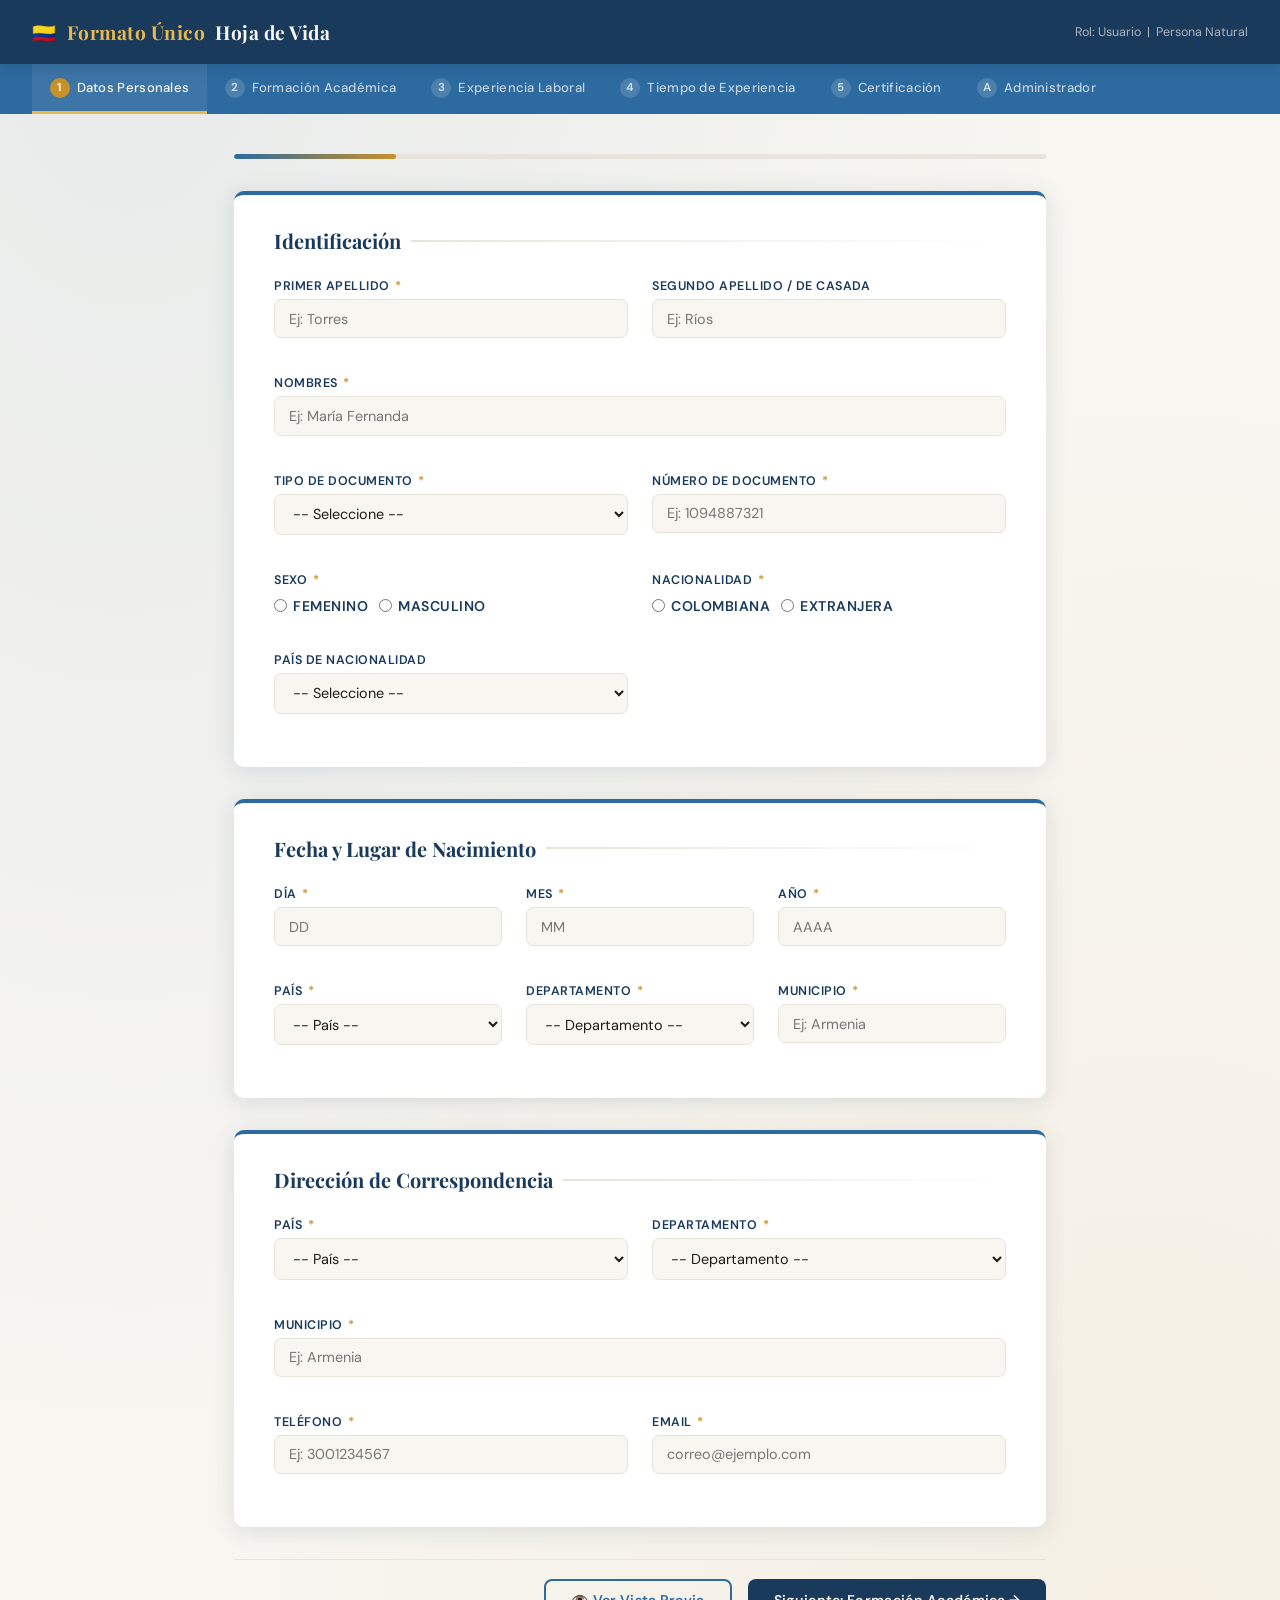
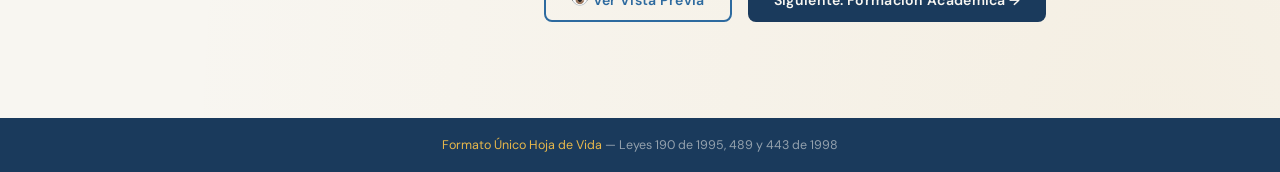
<file: index.html>
<!DOCTYPE html>
<html lang="es">
<head>
  <meta charset="UTF-8" />
  <meta name="viewport" content="width=device-width, initial-scale=1.0" />
  <title>Hoja de Vida – Datos Personales</title>
  <link rel="stylesheet" href="css/style.css" />
</head>
<body>

<header>
  <div class="logo">🇨🇴 <span>Formato Único</span> Hoja de Vida</div>
  <div class="header-info">Rol: Usuario &nbsp;|&nbsp; Persona Natural</div>
</header>

<nav>
  <ul>
    <li><a href="index.html" class="activo"><span class="num">1</span> Datos Personales</a></li>
    <li><a href="formacion.html"><span class="num">2</span> Formación Académica</a></li>
    <li><a href="experiencia.html"><span class="num">3</span> Experiencia Laboral</a></li>
    <li><a href="tiempo.html"><span class="num">4</span> Tiempo de Experiencia</a></li>
    <li><a href="certificacion.html"><span class="num">5</span> Certificación</a></li>
    <li><a href="admin.html"><span class="num">A</span> Administrador</a></li>
  </ul>
</nav>

<main>
  <div class="progress-bar"><div class="progress-fill" style="width:20%"></div></div>

  <div id="alerta-global" class="alerta"><span></span></div>

  <!-- SECCIÓN 1: Identificación -->
  <section class="card">
    <h2 class="section-title"> Identificación</h2>
    <div class="form-grid">

      <div class="form-group">
        <label>Primer Apellido <span class="req">*</span></label>
        <input type="text" id="primerApellido" placeholder="Ej: Torres" />
        <span class="msg-error" id="err-primerApellido"></span>
      </div>

      <div class="form-group">
        <label>Segundo Apellido / De Casada</label>
        <input type="text" id="segundoApellido" placeholder="Ej: Ríos" />
        <span class="msg-error" id="err-segundoApellido"></span>
      </div>

      <div class="form-group span-2">
        <label>Nombres <span class="req">*</span></label>
        <input type="text" id="nombres" placeholder="Ej: María Fernanda" />
        <span class="msg-error" id="err-nombres"></span>
      </div>

      <div class="form-group">
        <label>Tipo de Documento <span class="req">*</span></label>
        <select id="tipoDoc">
          <option value="">-- Seleccione --</option>
          <option value="CC">Cédula de Ciudadanía (C.C)</option>
          <option value="CE">Cédula de Extranjería (C.E)</option>
          <option value="PAS">Pasaporte (PAS)</option>
        </select>
        <span class="msg-error" id="err-tipoDoc"></span>
      </div>

      <div class="form-group">
        <label>Número de Documento <span class="req">*</span></label>
        <input type="text" id="numDoc" placeholder="Ej: 1094887321" maxlength="12" />
        <span class="msg-error" id="err-numDoc"></span>
      </div>

      <div class="form-group">
        <label>Sexo <span class="req">*</span></label>
        <div class="radio-group" id="sexo">
          <label class="radio-btn"><input type="radio" name="sexo" value="F" /> Femenino</label>
          <label class="radio-btn"><input type="radio" name="sexo" value="M" /> Masculino</label>
        </div>
        <span class="msg-error" id="err-sexo"></span>
      </div>

      <div class="form-group">
        <label>Nacionalidad <span class="req">*</span></label>
        <div class="radio-group">
          <label class="radio-btn"><input type="radio" name="nac" value="COL" /> Colombiana</label>
          <label class="radio-btn"><input type="radio" name="nac" value="EXT" /> Extranjera</label>
        </div>
        <span class="msg-error" id="err-nac"></span>
      </div>

      <div class="form-group">
        <label>País de Nacionalidad</label>
        <select id="paisNac">
          <option value="">-- Seleccione --</option>
        </select>
        <span class="msg-error" id="err-paisNac"></span>
      </div>

    </div>
  </section>

  <!-- SECCIÓN 2: Libreta Militar -->
  <section class="card" id="sec-libreta" style="display:none">
    <h2 class="section-title"> Libreta Militar</h2>
    <div class="form-grid">
      <div class="form-group">
        <label>Clase <span class="req">*</span></label>
        <div class="radio-group" id="claseLibreta">
          <label class="radio-btn"><input type="radio" name="claseLib" value="1" /> Primera Clase</label>
          <label class="radio-btn"><input type="radio" name="claseLib" value="2" /> Segunda Clase</label>
        </div>
        <span class="msg-error" id="err-claseLibreta"></span>
      </div>

      <div class="form-group">
        <label>Número de Libreta <span class="req">*</span></label>
        <input type="text" id="numLibreta" placeholder="Ej: 123456789" maxlength="15" />
        <span class="msg-error" id="err-numLibreta"></span>
      </div>

      <div class="form-group">
        <label>Distrito Militar <span class="req">*</span></label>
        <select id="distritoMilitar"></select>
        <span class="msg-error" id="err-distritoMilitar"></span>
      </div>
    </div>
  </section>

  <!-- SECCIÓN 3: Nacimiento -->
  <section class="card">
    <h2 class="section-title"> Fecha y Lugar de Nacimiento</h2>
    <div class="form-grid cols-3">
      <div class="form-group">
        <label>Día <span class="req">*</span></label>
        <input type="number" id="nacDia" placeholder="DD" min="1" max="31" />
        <span class="msg-error" id="err-nacDia"></span>
      </div>
      <div class="form-group">
        <label>Mes <span class="req">*</span></label>
        <input type="number" id="nacMes" placeholder="MM" min="1" max="12" />
        <span class="msg-error" id="err-nacMes"></span>
      </div>
      <div class="form-group">
        <label>Año <span class="req">*</span></label>
        <input type="number" id="nacAnio" placeholder="AAAA" min="1900" max="2010" />
        <span class="msg-error" id="err-nacAnio"></span>
      </div>
      <div class="form-group">
        <label>País <span class="req">*</span></label>
        <select id="nacPais"></select>
        <span class="msg-error" id="err-nacPais"></span>
      </div>
      <div class="form-group">
        <label>Departamento <span class="req">*</span></label>
        <select id="nacDepto"></select>
        <span class="msg-error" id="err-nacDepto"></span>
      </div>
      <div class="form-group">
        <label>Municipio <span class="req">*</span></label>
        <input type="text" id="nacMunicipio" placeholder="Ej: Armenia" />
        <span class="msg-error" id="err-nacMunicipio"></span>
      </div>
    </div>
  </section>

  <!-- SECCIÓN 4: Dirección de Correspondencia -->
  <section class="card">
    <h2 class="section-title"> Dirección de Correspondencia</h2>
    <div class="form-grid">
      <div class="form-group">
        <label>País <span class="req">*</span></label>
        <select id="corrPais"></select>
        <span class="msg-error" id="err-corrPais"></span>
      </div>
      <div class="form-group">
        <label>Departamento <span class="req">*</span></label>
        <select id="corrDepto"></select>
        <span class="msg-error" id="err-corrDepto"></span>
      </div>
      <div class="form-group span-2">
        <label>Municipio <span class="req">*</span></label>
        <input type="text" id="corrMunicipio" placeholder="Ej: Armenia" />
        <span class="msg-error" id="err-corrMunicipio"></span>
      </div>
      <div class="form-group">
        <label>Teléfono <span class="req">*</span></label>
        <input type="text" id="telefono" placeholder="Ej: 3001234567" maxlength="10" />
        <span class="msg-error" id="err-telefono"></span>
      </div>
      <div class="form-group">
        <label>Email <span class="req">*</span></label>
        <input type="text" id="email" placeholder="correo@ejemplo.com" />
        <span class="msg-error" id="err-email"></span>
      </div>
    </div>
  </section>

  <!-- VISTA PREVIA -->
  <div id="preview" class="preview-panel">
    <h3>👁️ Vista Previa — Datos Personales</h3>
    <div id="preview-contenido" class="preview-grid"></div>
  </div>

  <!-- ACCIONES -->
  <div class="acciones">
    <button class="btn btn-secondary" onclick="verPrevia()">👁️ Ver Vista Previa</button>
    <button class="btn btn-primary" onclick="guardarYSiguiente()">Siguiente: Formación Académica →</button>
  </div>

</main>

<footer>
  <span>Formato Único Hoja de Vida</span> — Leyes 190 de 1995, 489 y 443 de 1998
</footer>

<script src="js/datos.js"></script>
<script src="js/personales.js"></script>
</body>
</html>
</file>
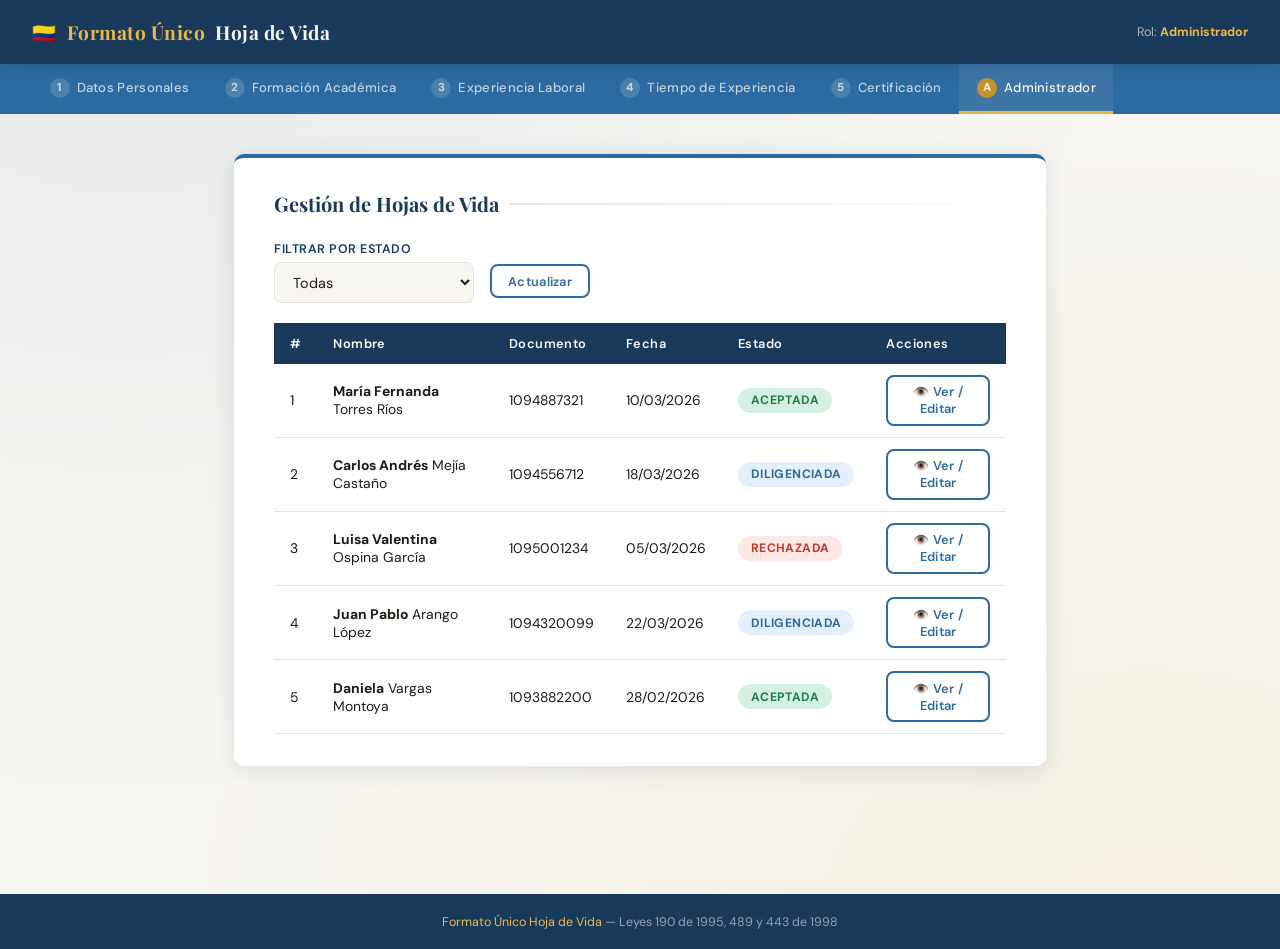
<file: admin.html>
<!DOCTYPE html>
<html lang="es">
<head>
  <meta charset="UTF-8" />
  <meta name="viewport" content="width=device-width, initial-scale=1.0" />
  <title>Hoja de Vida – Administrador</title>
  <link rel="stylesheet" href="css/style.css" />
</head>
<body>

<header>
  <div class="logo">🇨🇴 <span>Formato Único</span> Hoja de Vida</div>
  <div class="header-info">Rol: <strong style="color:var(--dorado-claro)">Administrador</strong></div>
</header>

<nav>
  <ul>
    <li><a href="index.html"><span class="num">1</span> Datos Personales</a></li>
    <li><a href="formacion.html"><span class="num">2</span> Formación Académica</a></li>
    <li><a href="experiencia.html"><span class="num">3</span> Experiencia Laboral</a></li>
    <li><a href="tiempo.html"><span class="num">4</span> Tiempo de Experiencia</a></li>
    <li><a href="certificacion.html"><span class="num">5</span> Certificación</a></li>
    <li><a href="admin.html" class="activo"><span class="num">A</span> Administrador</a></li>
  </ul>
</nav>

<main>
  <div id="alerta-global" class="alerta"><span></span></div>

  <!-- Panel: Lista de HV -->
  <section class="card" id="panel-lista">
    <h2 class="section-title"> Gestión de Hojas de Vida</h2>

    <div style="display:flex;gap:1rem;align-items:center;flex-wrap:wrap;margin-bottom:1.2rem">
      <div class="form-group" style="min-width:200px;margin:0">
        <label>Filtrar por estado</label>
        <select id="filtroEstado" onchange="filtrarHV()">
          <option value="">Todas</option>
          <option value="diligenciada">Diligenciada</option>
          <option value="aceptada">Aceptada</option>
          <option value="rechazada">Rechazada</option>
        </select>
      </div>
      <button class="btn btn-secondary btn-sm" style="margin-top:18px" onclick="filtrarHV()"> Actualizar</button>
    </div>

    <div class="tabla-wrapper">
      <table id="tabla-hv">
        <thead>
          <tr>
            <th>#</th>
            <th>Nombre</th>
            <th>Documento</th>
            <th>Fecha</th>
            <th>Estado</th>
            <th>Acciones</th>
          </tr>
        </thead>
        <tbody id="cuerpo-tabla">
          <!-- Se llena por JS -->
        </tbody>
      </table>
    </div>
  </section>

  <!-- Panel: Detalle de HV seleccionada -->
  <section class="card" id="panel-detalle" style="display:none">
    <h2 class="section-title"> Detalle de Hoja de Vida</h2>

    <div id="detalle-contenido"></div>

    <div style="margin-top:1.5rem">
      <div class="form-group" style="max-width:300px">
        <label>Cambiar estado</label>
        <select id="nuevoEstado">
          <option value="diligenciada">Diligenciada</option>
          <option value="aceptada">Aceptada</option>
          <option value="rechazada">Rechazada</option>
        </select>
      </div>
    </div>

    <div class="acciones">
      <button class="btn btn-secondary" onclick="cerrarDetalle()">← Volver a la lista</button>
      <button class="btn btn-dorado" onclick="cambiarEstado()"> Guardar cambio de estado</button>
    </div>
  </section>
</main>

<footer>
  <span>Formato Único Hoja de Vida</span> — Leyes 190 de 1995, 489 y 443 de 1998
</footer>

<script src="js/datos.js"></script>
<script src="js/admin.js"></script>
</body>
</html>
</file>
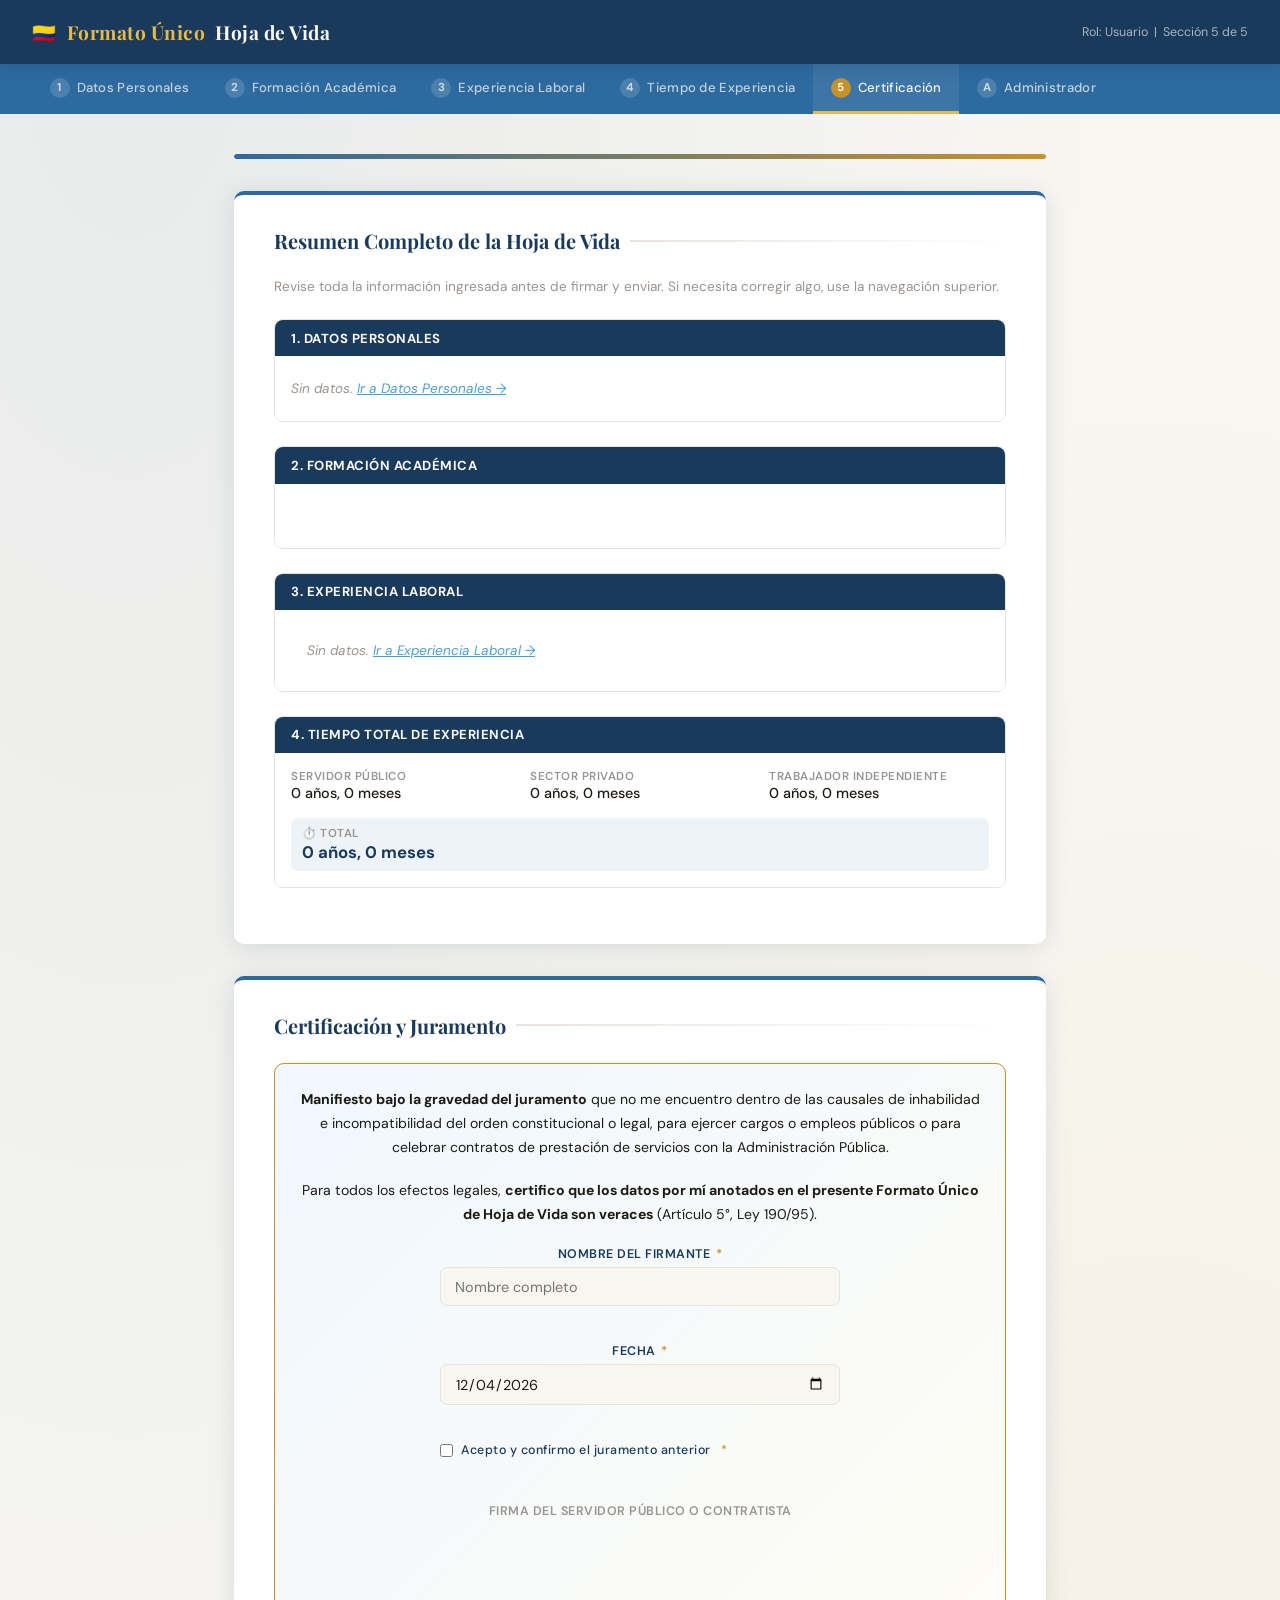
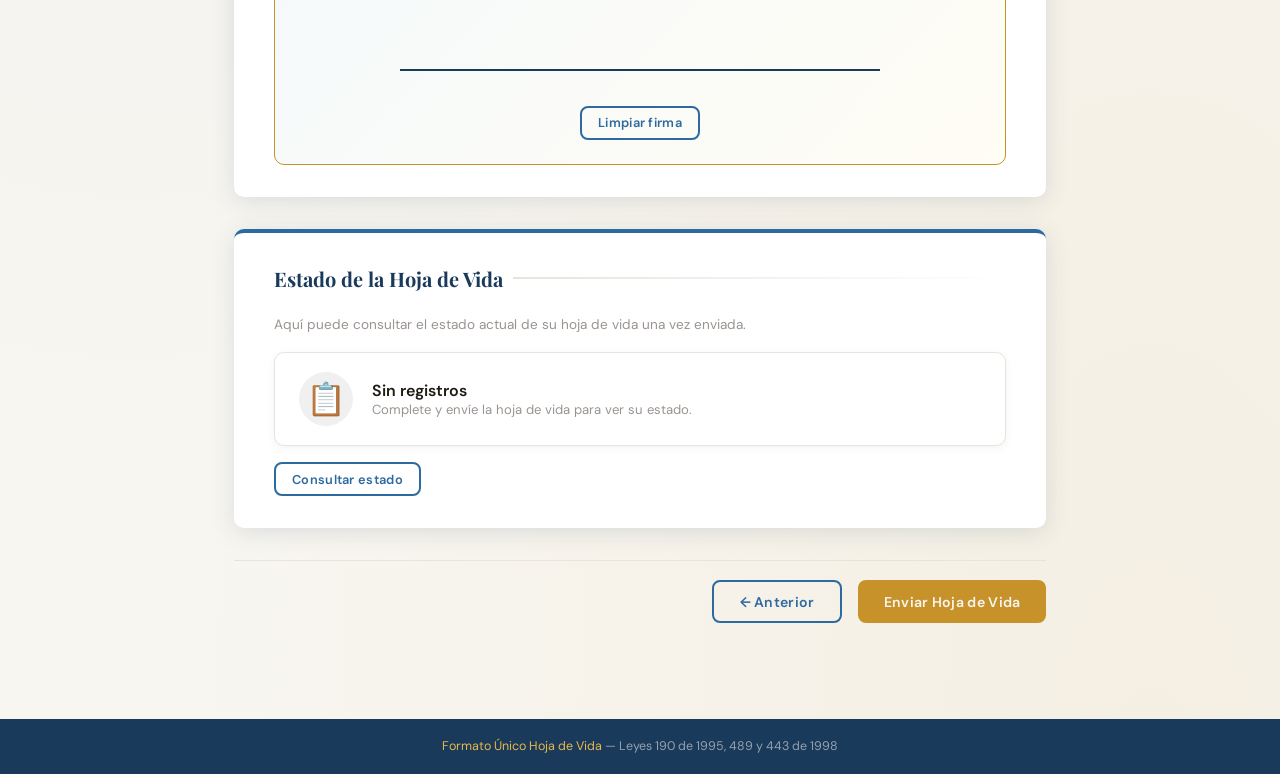
<file: certificacion.html>
<!DOCTYPE html>
<html lang="es">
<head>
  <meta charset="UTF-8" />
  <meta name="viewport" content="width=device-width, initial-scale=1.0" />
  <title>Hoja de Vida – Certificación</title>
  <link rel="stylesheet" href="css/style.css" />
</head>
<body>

<header>
  <div class="logo">🇨🇴 <span>Formato Único</span> Hoja de Vida</div>
  <div class="header-info">Rol: Usuario &nbsp;|&nbsp; Sección 5 de 5</div>
</header>

<nav>
  <ul>
    <li><a href="index.html"><span class="num">1</span> Datos Personales</a></li>
    <li><a href="formacion.html"><span class="num">2</span> Formación Académica</a></li>
    <li><a href="experiencia.html"><span class="num">3</span> Experiencia Laboral</a></li>
    <li><a href="tiempo.html"><span class="num">4</span> Tiempo de Experiencia</a></li>
    <li><a href="certificacion.html" class="activo"><span class="num">5</span> Certificación</a></li>
    <li><a href="admin.html"><span class="num">A</span> Administrador</a></li>
  </ul>
</nav>

<main>
  <div class="progress-bar"><div class="progress-fill" style="width:100%"></div></div>
  <div id="alerta-global" class="alerta"><span></span></div>

  <!-- ══ RESUMEN COMPLETO ══════════════════════════════════════════════ -->
  <section class="card">
    <h2 class="section-title"> Resumen Completo de la Hoja de Vida</h2>
    <p style="font-size:0.85rem;color:var(--gris-medio);margin-bottom:1.5rem;">
      Revise toda la información ingresada antes de firmar y enviar. Si necesita corregir algo, use la navegación superior.
    </p>

    <div class="resumen-bloque">
      <div class="resumen-bloque-titulo"> 1. Datos Personales</div>
      <div id="resumen-personales" class="preview-grid">
        <p class="resumen-vacio">Sin datos ingresados. <a href="index.html">Ir a Datos Personales →</a></p>
      </div>
    </div>

    <div class="resumen-bloque">
      <div class="resumen-bloque-titulo"> 2. Formación Académica</div>
      <div id="resumen-formacion">
        <p class="resumen-vacio">Sin datos ingresados. <a href="formacion.html">Ir a Formación Académica →</a></p>
      </div>
    </div>

    <div class="resumen-bloque">
      <div class="resumen-bloque-titulo"> 3. Experiencia Laboral</div>
      <div id="resumen-experiencia">
        <p class="resumen-vacio">Sin datos ingresados. <a href="experiencia.html">Ir a Experiencia Laboral →</a></p>
      </div>
    </div>

    <div class="resumen-bloque">
      <div class="resumen-bloque-titulo"> 4. Tiempo Total de Experiencia</div>
      <div id="resumen-tiempo" class="preview-grid">
        <p class="resumen-vacio">Sin datos ingresados. <a href="tiempo.html">Ir a Tiempo de Experiencia →</a></p>
      </div>
    </div>
  </section>

  <!-- ══ CERTIFICACIÓN ═════════════════════════════════════════════════ -->
  <section class="card">
    <h2 class="section-title"> Certificación y Juramento</h2>

    <div class="cert-box">
      <p>
        <strong>Manifiesto bajo la gravedad del juramento</strong> que no me encuentro dentro
        de las causales de inhabilidad e incompatibilidad del orden constitucional o legal,
        para ejercer cargos o empleos públicos o para celebrar contratos de prestación de
        servicios con la Administración Pública.
      </p>
      <p>
        Para todos los efectos legales, <strong>certifico que los datos por mí anotados en el
        presente Formato Único de Hoja de Vida son veraces</strong> (Artículo 5°, Ley 190/95).
      </p>

      <div class="form-grid cols-1" style="max-width:400px;margin:1rem auto 0">
        <div class="form-group">
          <label>Nombre del firmante <span class="req">*</span></label>
          <input type="text" id="nombreFirmante" placeholder="Nombre completo" />
          <span class="msg-error" id="err-nombreFirmante"></span>
        </div>
        <div class="form-group">
          <label>Fecha <span class="req">*</span></label>
          <input type="date" id="fechaCert" />
          <span class="msg-error" id="err-fechaCert"></span>
        </div>
        <div class="form-group">
          <label style="display:flex;align-items:center;gap:8px;cursor:pointer;text-transform:none;font-weight:500">
            <input type="checkbox" id="chkJuramento" style="width:auto;accent-color:var(--azul-medio)" />
            Acepto y confirmo el juramento anterior <span class="req">*</span>
          </label>
          <span class="msg-error" id="err-chkJuramento"></span>
        </div>
      </div>

      <!-- ── ÁREA DE FIRMA CON CANVAS ─────────────────────────────── -->
      <div class="firma-canvas-wrapper">
        <div class="firma-canvas-label">Firma del servidor público o contratista</div>
        <canvas id="firmaCanvas" width="480" height="140"></canvas>
        <span class="msg-error" id="err-firma" style="display:block;text-align:center"></span>
        <div class="firma-canvas-acciones">
          <button class="btn btn-secondary btn-sm" onclick="limpiarFirma()"> Limpiar firma</button>
        </div>
      </div>

    </div>
  </section>

  <!-- ══ ESTADO ════════════════════════════════════════════════════════ -->
  <section class="card">
    <h2 class="section-title"> Estado de la Hoja de Vida</h2>
    <p style="font-size:0.85rem;color:var(--gris-medio);margin-bottom:1.2rem;">
      Aquí puede consultar el estado actual de su hoja de vida una vez enviada.
    </p>
    <div id="estado-consulta"></div>
    <div style="margin-top:1rem;">
      <button class="btn btn-secondary btn-sm" onclick="consultarEstado()"> Consultar estado</button>
    </div>
  </section>

  <!-- Acciones -->
  <div class="acciones">
    <button class="btn btn-secondary" onclick="window.location.href='tiempo.html'">← Anterior</button>
    <button class="btn btn-dorado" onclick="enviarHV()"> Enviar Hoja de Vida</button>
  </div>
</main>

<footer>
  <span>Formato Único Hoja de Vida</span> — Leyes 190 de 1995, 489 y 443 de 1998
</footer>

<script src="js/datos.js"></script>
<script src="js/certificacion.js"></script>
</body>
</html>
</file>
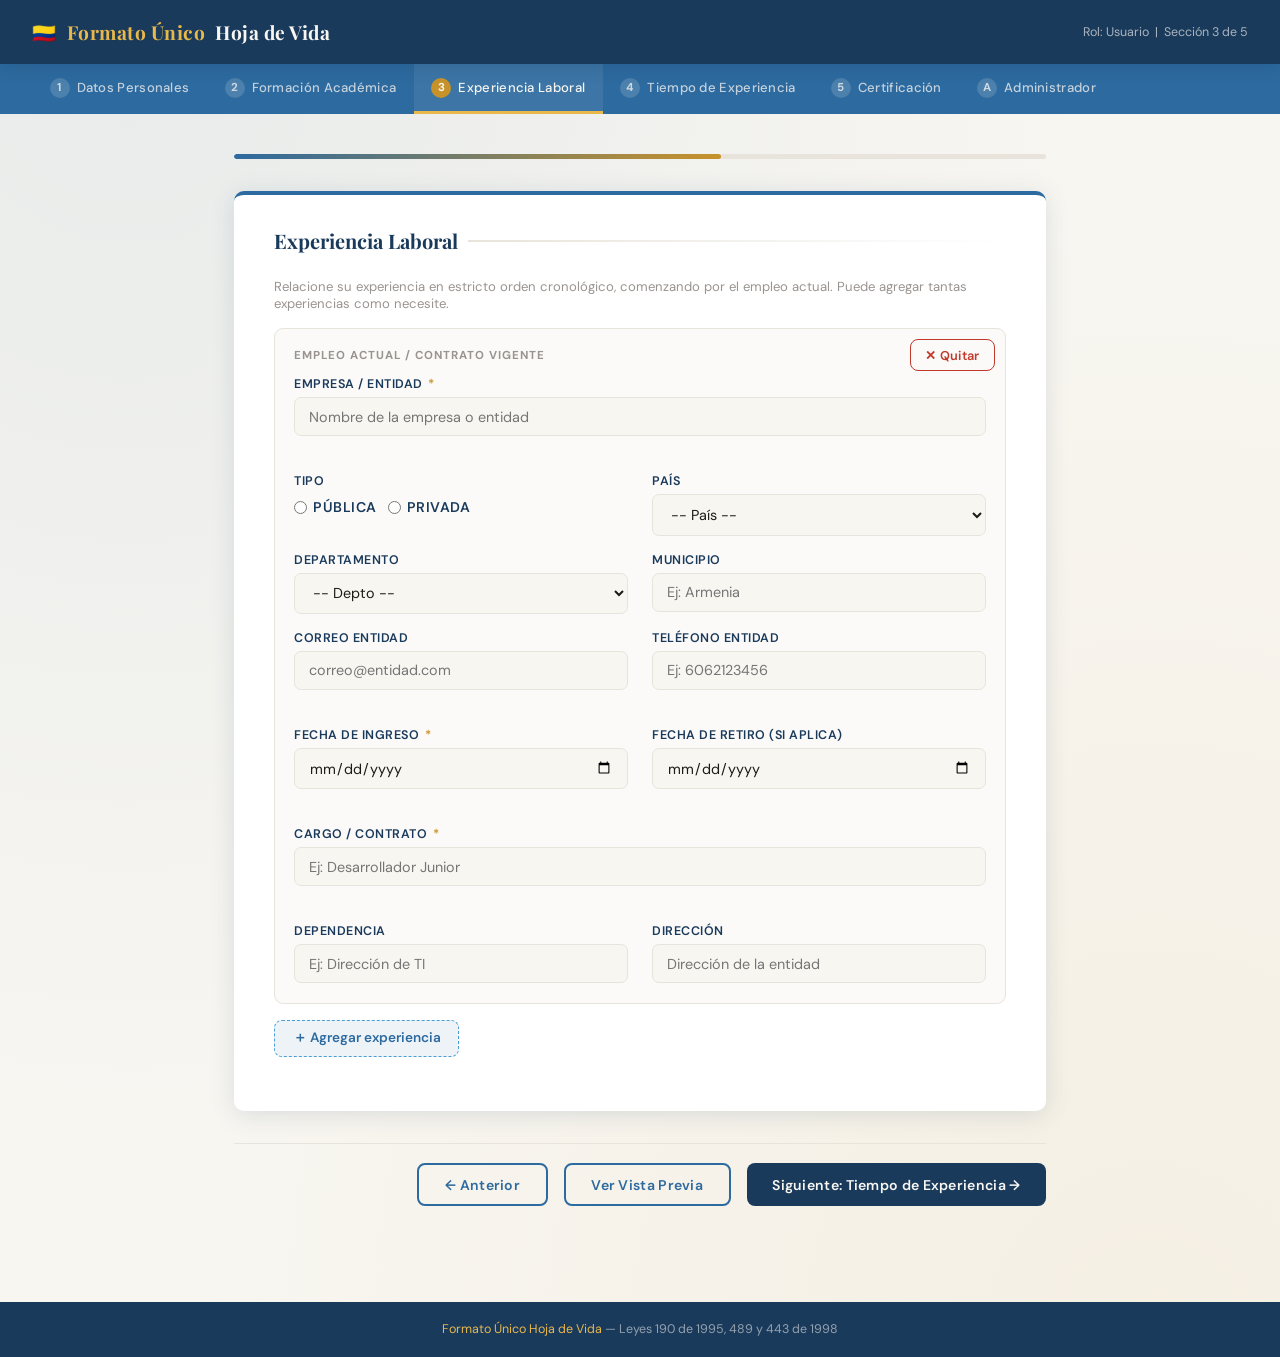
<file: experiencia.html>
<!DOCTYPE html>
<html lang="es">
<head>
  <meta charset="UTF-8" />
  <meta name="viewport" content="width=device-width, initial-scale=1.0" />
  <title>Hoja de Vida – Experiencia Laboral</title>
  <link rel="stylesheet" href="css/style.css" />
</head>
<body>

<header>
  <div class="logo">🇨🇴 <span>Formato Único</span> Hoja de Vida</div>
  <div class="header-info">Rol: Usuario &nbsp;|&nbsp; Sección 3 de 5</div>
</header>

<nav>
  <ul>
    <li><a href="index.html"><span class="num">1</span> Datos Personales</a></li>
    <li><a href="formacion.html"><span class="num">2</span> Formación Académica</a></li>
    <li><a href="experiencia.html" class="activo"><span class="num">3</span> Experiencia Laboral</a></li>
    <li><a href="tiempo.html"><span class="num">4</span> Tiempo de Experiencia</a></li>
    <li><a href="certificacion.html"><span class="num">5</span> Certificación</a></li>
    <li><a href="admin.html"><span class="num">A</span> Administrador</a></li>
  </ul>
</nav>

<main>
  <div class="progress-bar"><div class="progress-fill" style="width:60%"></div></div>
  <div id="alerta-global" class="alerta"><span></span></div>

  <section class="card">
    <h2 class="section-title"> Experiencia Laboral</h2>
    <p style="font-size:0.82rem;color:var(--gris-medio);margin-bottom:1rem;">
      Relacione su experiencia en estricto orden cronológico, comenzando por el empleo actual.
      Puede agregar tantas experiencias como necesite.
    </p>

    <div id="contenedor-experiencias"></div>

    <button class="btn-add" onclick="agregarExperiencia()">＋ Agregar experiencia</button>
    <span class="msg-error" id="err-experiencias" style="display:block;margin-top:8px;"></span>
  </section>

  <!-- Vista previa -->
  <div id="preview" class="preview-panel">
    <h3> Vista Previa — Experiencia Laboral</h3>
    <div id="preview-contenido"></div>
  </div>

  <!-- Acciones -->
  <div class="acciones">
    <button class="btn btn-secondary" onclick="window.location.href='formacion.html'">← Anterior</button>
    <button class="btn btn-secondary" onclick="verPrevia()"> Ver Vista Previa</button>
    <button class="btn btn-primary" onclick="guardarYSiguiente()">Siguiente: Tiempo de Experiencia →</button>
  </div>
</main>

<footer>
  <span>Formato Único Hoja de Vida</span> — Leyes 190 de 1995, 489 y 443 de 1998
</footer>

<script src="js/datos.js"></script>
<script src="js/experiencia.js"></script>
</body>
</html>
</file>
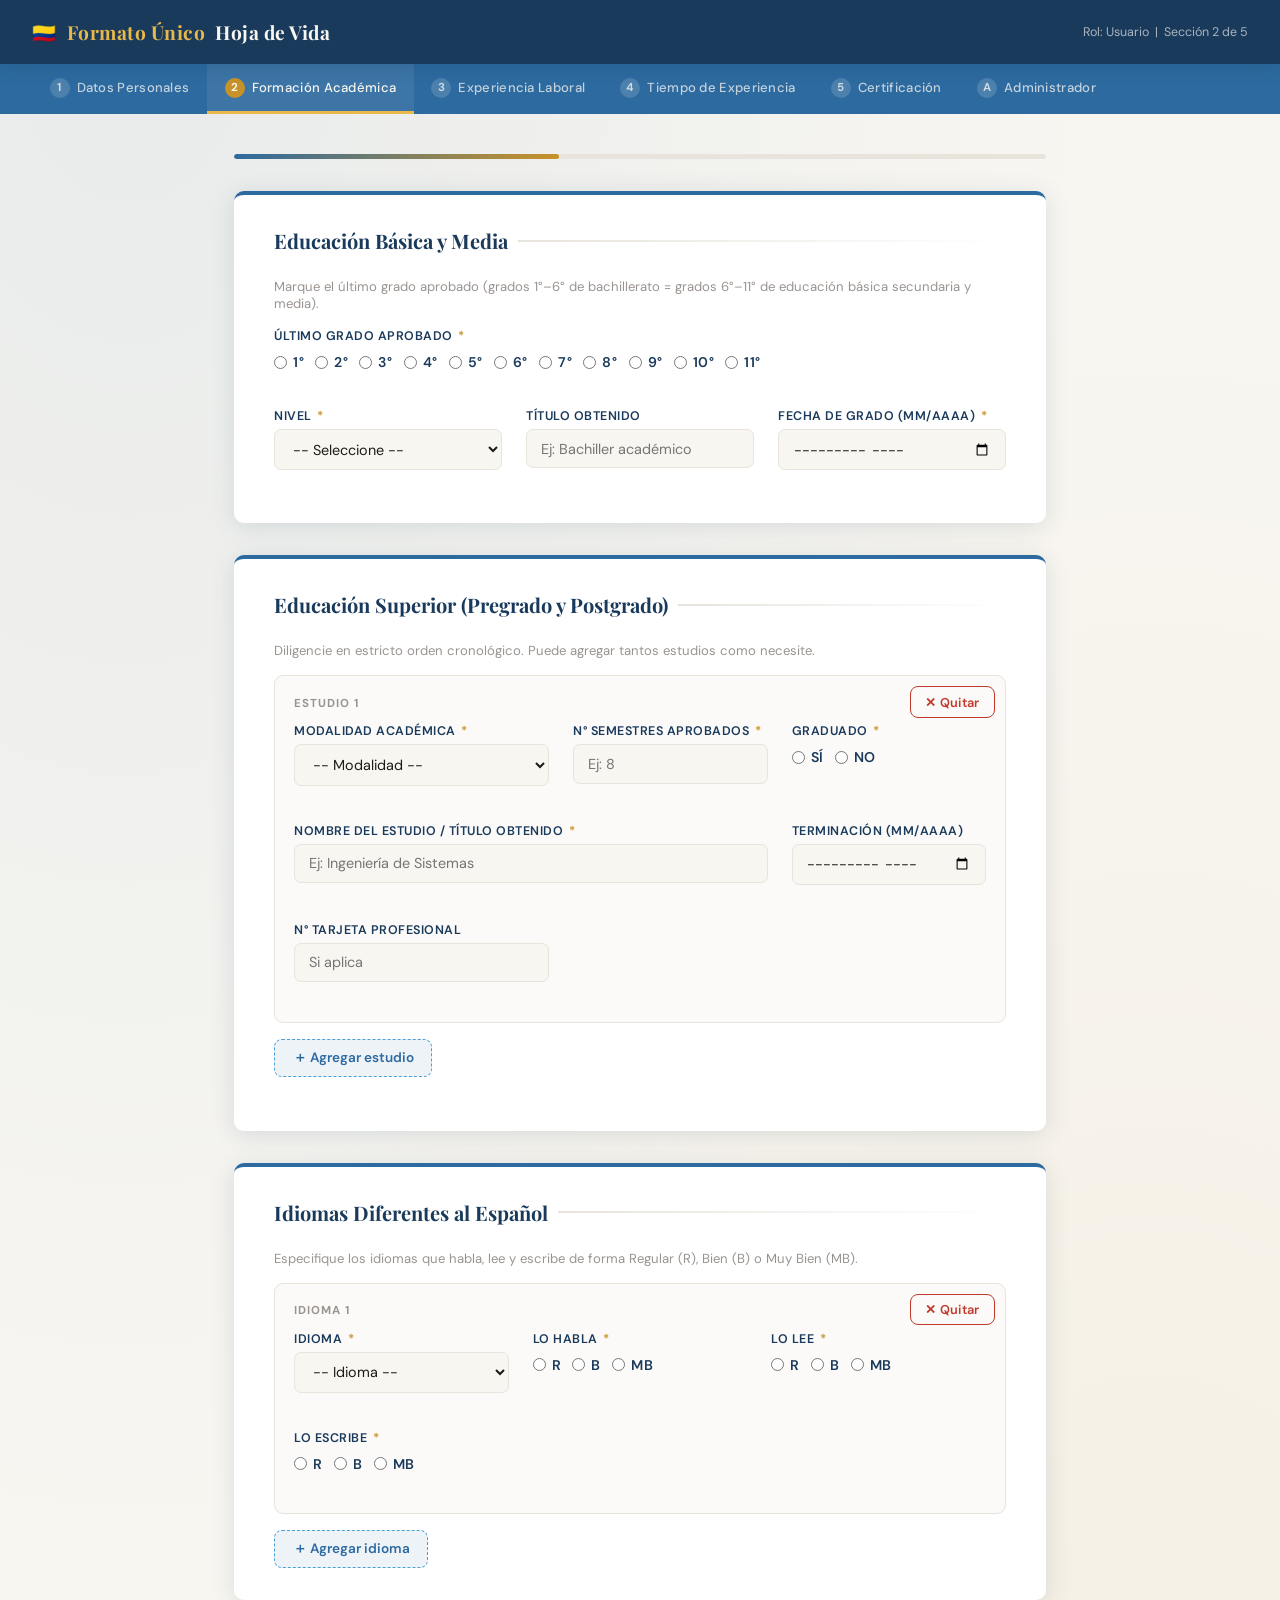
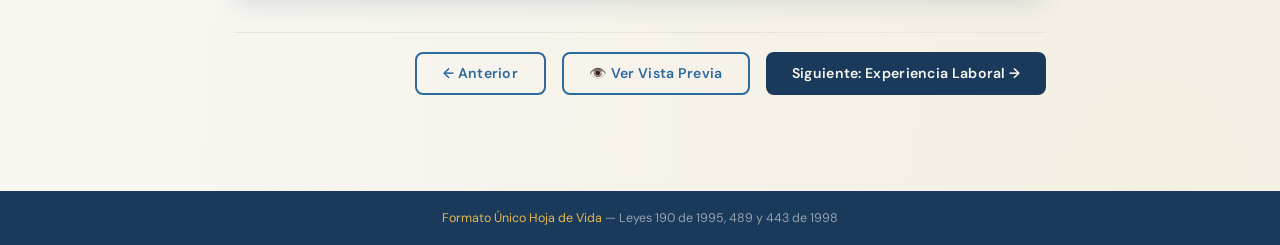
<file: formacion.html>
<!DOCTYPE html>
<html lang="es">
<head>
  <meta charset="UTF-8" />
  <meta name="viewport" content="width=device-width, initial-scale=1.0" />
  <title>Hoja de Vida – Formación Académica</title>
  <link rel="stylesheet" href="css/style.css" />
</head>
<body>

<header>
  <div class="logo">🇨🇴 <span>Formato Único</span> Hoja de Vida</div>
  <div class="header-info">Rol: Usuario &nbsp;|&nbsp; Sección 2 de 5</div>
</header>

<nav>
  <ul>
    <li><a href="index.html"><span class="num">1</span> Datos Personales</a></li>
    <li><a href="formacion.html" class="activo"><span class="num">2</span> Formación Académica</a></li>
    <li><a href="experiencia.html"><span class="num">3</span> Experiencia Laboral</a></li>
    <li><a href="tiempo.html"><span class="num">4</span> Tiempo de Experiencia</a></li>
    <li><a href="certificacion.html"><span class="num">5</span> Certificación</a></li>
    <li><a href="admin.html"><span class="num">A</span> Administrador</a></li>
  </ul>
</nav>

<main>
  <div class="progress-bar"><div class="progress-fill" style="width:40%"></div></div>
  <div id="alerta-global" class="alerta"><span></span></div>

  <!-- Educación Básica y Media -->
  <section class="card">
    <h2 class="section-title"> Educación Básica y Media</h2>

    <p style="font-size:0.82rem;color:var(--gris-medio);margin-bottom:1rem;">
      Marque el último grado aprobado (grados 1°–6° de bachillerato = grados 6°–11° de educación básica secundaria y media).
    </p>

    <div class="form-grid cols-3">
      <div class="form-group span-3">
        <label>Último grado aprobado <span class="req">*</span></label>
        <div class="radio-group" id="gradoBasica">
          <label class="radio-btn"><input type="radio" name="grado" value="1o" /> 1°</label>
          <label class="radio-btn"><input type="radio" name="grado" value="2o" /> 2°</label>
          <label class="radio-btn"><input type="radio" name="grado" value="3o" /> 3°</label>
          <label class="radio-btn"><input type="radio" name="grado" value="4o" /> 4°</label>
          <label class="radio-btn"><input type="radio" name="grado" value="5o" /> 5°</label>
          <label class="radio-btn"><input type="radio" name="grado" value="6o" /> 6°</label>
          <label class="radio-btn"><input type="radio" name="grado" value="7o" /> 7°</label>
          <label class="radio-btn"><input type="radio" name="grado" value="8o" /> 8°</label>
          <label class="radio-btn"><input type="radio" name="grado" value="9o" /> 9°</label>
          <label class="radio-btn"><input type="radio" name="grado" value="10" /> 10°</label>
          <label class="radio-btn"><input type="radio" name="grado" value="11" /> 11°</label>
        </div>
        <span class="msg-error" id="err-gradoBasica"></span>
      </div>

      <div class="form-group">
        <label>Nivel <span class="req">*</span></label>
        <select id="nivelBasica">
          <option value="">-- Seleccione --</option>
          <option value="primaria">Primaria</option>
          <option value="secundaria">Secundaria</option>
          <option value="media">Media</option>
        </select>
        <span class="msg-error" id="err-nivelBasica"></span>
      </div>

      <div class="form-group">
        <label>Título obtenido</label>
        <input type="text" id="tituloBasica" placeholder="Ej: Bachiller académico" />
        <span class="msg-error" id="err-tituloBasica"></span>
      </div>

      <div class="form-group">
        <label>Fecha de grado (MM/AAAA) <span class="req">*</span></label>
        <input type="month" id="fechaGradoBasica" />
        <span class="msg-error" id="err-fechaGradoBasica"></span>
      </div>
    </div>
  </section>

  <!-- Educación Superior -->
  <section class="card">
    <h2 class="section-title"> Educación Superior (Pregrado y Postgrado)</h2>

    <p style="font-size:0.82rem;color:var(--gris-medio);margin-bottom:1rem;">
      Diligencie en estricto orden cronológico. Puede agregar tantos estudios como necesite.
    </p>

    <div id="contenedor-superior"></div>

    <button class="btn-add" onclick="agregarEstudio()">＋ Agregar estudio</button>
    <span class="msg-error" id="err-superior" style="display:block;margin-top:8px;"></span>
  </section>

  <!-- Idiomas -->
  <section class="card">
    <h2 class="section-title"> Idiomas Diferentes al Español</h2>
    <p style="font-size:0.82rem;color:var(--gris-medio);margin-bottom:1rem;">
      Especifique los idiomas que habla, lee y escribe de forma Regular (R), Bien (B) o Muy Bien (MB).
    </p>

    <div id="contenedor-idiomas"></div>

    <button class="btn-add" onclick="agregarIdioma()">＋ Agregar idioma</button>
  </section>

  <!-- Vista Previa -->
  <div id="preview" class="preview-panel">
    <h3> Vista Previa — Formación Académica</h3>
    <div id="preview-contenido"></div>
  </div>

  <!-- Acciones -->
  <div class="acciones">
    <button class="btn btn-secondary" onclick="window.location.href='index.html'">← Anterior</button>
    <button class="btn btn-secondary" onclick="verPrevia()">👁️ Ver Vista Previa</button>
    <button class="btn btn-primary" onclick="guardarYSiguiente()">Siguiente: Experiencia Laboral →</button>
  </div>
</main>

<footer>
  <span>Formato Único Hoja de Vida</span> — Leyes 190 de 1995, 489 y 443 de 1998
</footer>

<script src="js/datos.js"></script>
<script src="js/formacion.js"></script>
</body>
</html>
</file>
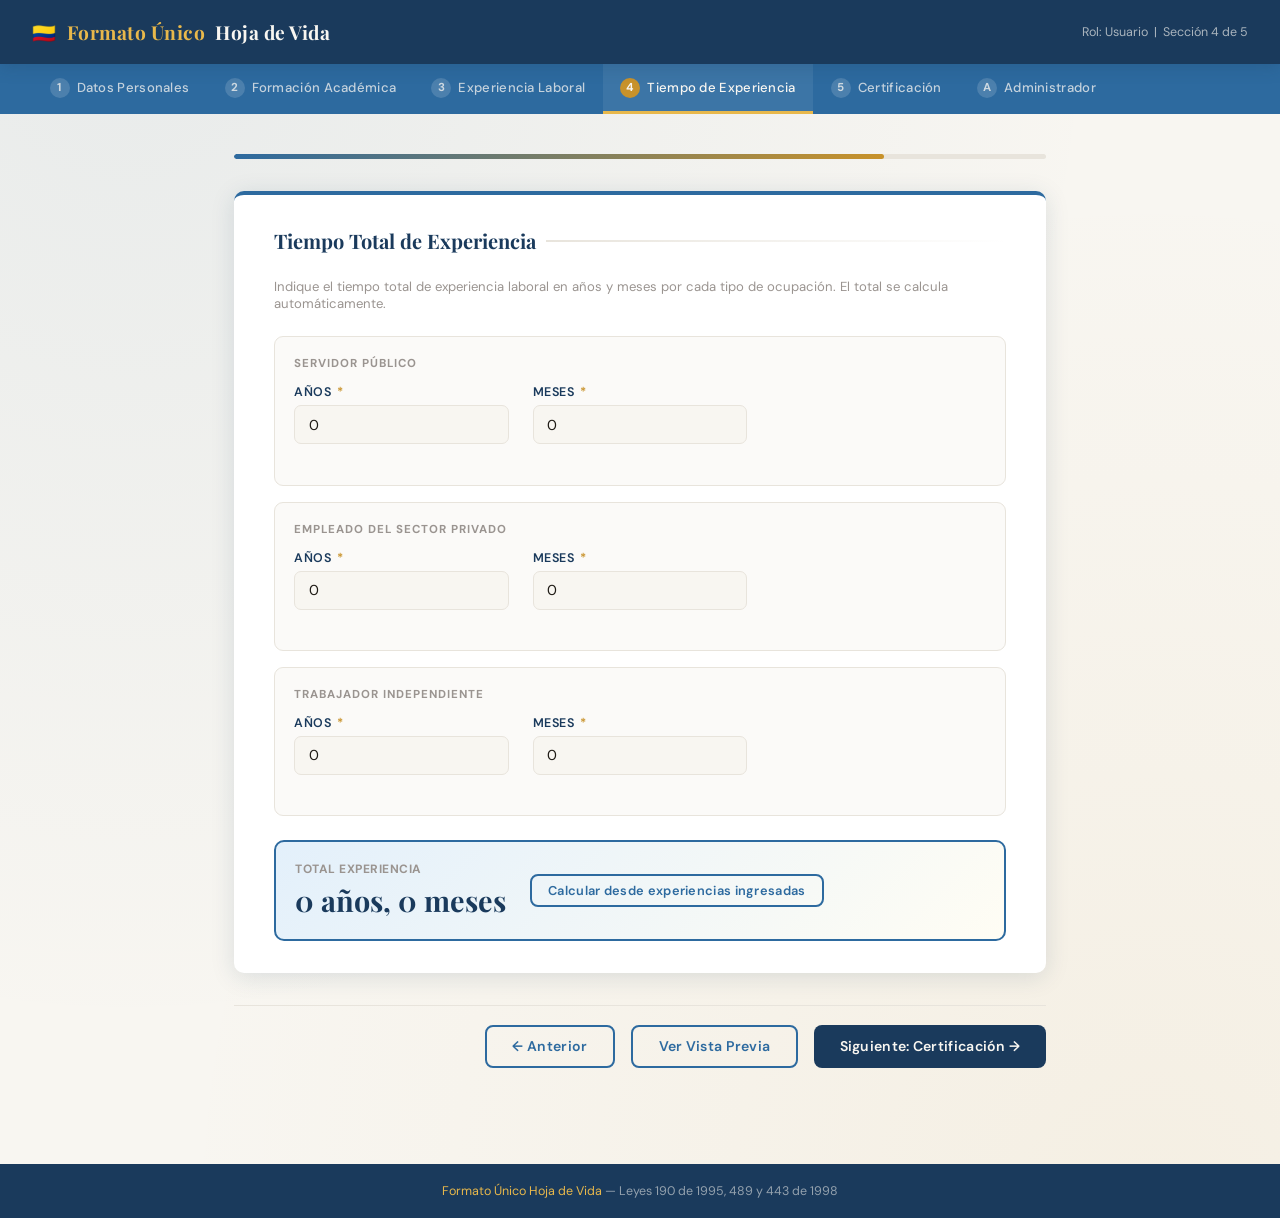
<file: tiempo.html>
<!DOCTYPE html>
<html lang="es">
<head>
  <meta charset="UTF-8" />
  <meta name="viewport" content="width=device-width, initial-scale=1.0" />
  <title>Hoja de Vida – Tiempo de Experiencia</title>
  <link rel="stylesheet" href="css/style.css" />
</head>
<body>

<header>
  <div class="logo">🇨🇴 <span>Formato Único</span> Hoja de Vida</div>
  <div class="header-info">Rol: Usuario &nbsp;|&nbsp; Sección 4 de 5</div>
</header>

<nav>
  <ul>
    <li><a href="index.html"><span class="num">1</span> Datos Personales</a></li>
    <li><a href="formacion.html"><span class="num">2</span> Formación Académica</a></li>
    <li><a href="experiencia.html"><span class="num">3</span> Experiencia Laboral</a></li>
    <li><a href="tiempo.html" class="activo"><span class="num">4</span> Tiempo de Experiencia</a></li>
    <li><a href="certificacion.html"><span class="num">5</span> Certificación</a></li>
    <li><a href="admin.html"><span class="num">A</span> Administrador</a></li>
  </ul>
</nav>

<main>
  <div class="progress-bar"><div class="progress-fill" style="width:80%"></div></div>
  <div id="alerta-global" class="alerta"><span></span></div>

  <section class="card">
    <h2 class="section-title"> Tiempo Total de Experiencia</h2>
    <p style="font-size:0.82rem;color:var(--gris-medio);margin-bottom:1.5rem;">
      Indique el tiempo total de experiencia laboral en años y meses por cada tipo de ocupación.
      El total se calcula automáticamente.
    </p>

    <!-- Servidor Público -->
    <div class="bloque-dinamico" style="margin-bottom:1rem;">
      <div class="bloque-num">Servidor Público</div>
      <div class="form-grid cols-3">
        <div class="form-group">
          <label>Años <span class="req">*</span></label>
          <input type="number" id="sp-anios" min="0" max="50" placeholder="0" value="0" oninput="recalcular()" />
          <span class="msg-error" id="err-sp-anios"></span>
        </div>
        <div class="form-group">
          <label>Meses <span class="req">*</span></label>
          <input type="number" id="sp-meses" min="0" max="11" placeholder="0" value="0" oninput="recalcular()" />
          <span class="msg-error" id="err-sp-meses"></span>
        </div>
      </div>
    </div>

    <!-- Sector Privado -->
    <div class="bloque-dinamico" style="margin-bottom:1rem;">
      <div class="bloque-num">Empleado del Sector Privado</div>
      <div class="form-grid cols-3">
        <div class="form-group">
          <label>Años <span class="req">*</span></label>
          <input type="number" id="priv-anios" min="0" max="50" placeholder="0" value="0" oninput="recalcular()" />
          <span class="msg-error" id="err-priv-anios"></span>
        </div>
        <div class="form-group">
          <label>Meses <span class="req">*</span></label>
          <input type="number" id="priv-meses" min="0" max="11" placeholder="0" value="0" oninput="recalcular()" />
          <span class="msg-error" id="err-priv-meses"></span>
        </div>
      </div>
    </div>

    <!-- Trabajador Independiente -->
    <div class="bloque-dinamico" style="margin-bottom:1.5rem;">
      <div class="bloque-num">Trabajador Independiente</div>
      <div class="form-grid cols-3">
        <div class="form-group">
          <label>Años <span class="req">*</span></label>
          <input type="number" id="ind-anios" min="0" max="50" placeholder="0" value="0" oninput="recalcular()" />
          <span class="msg-error" id="err-ind-anios"></span>
        </div>
        <div class="form-group">
          <label>Meses <span class="req">*</span></label>
          <input type="number" id="ind-meses" min="0" max="11" placeholder="0" value="0" oninput="recalcular()" />
          <span class="msg-error" id="err-ind-meses"></span>
        </div>
      </div>
    </div>

    <!-- Total calculado -->
    <div style="background:linear-gradient(135deg,#e3f0fb,#fffdf4);border:2px solid var(--azul-medio);border-radius:10px;padding:1.2rem;display:flex;align-items:center;gap:1.5rem;flex-wrap:wrap;">
      <div>
        <div style="font-size:0.75rem;text-transform:uppercase;letter-spacing:.5px;color:var(--gris-medio);font-weight:700">Total Experiencia</div>
        <div id="total-display" style="font-family:'Playfair Display',serif;font-size:1.8rem;color:var(--azul);font-weight:700;margin-top:4px;">0 años, 0 meses</div>
      </div>
      <button class="btn btn-secondary btn-sm" onclick="calcularDesdeExperiencia()">
         Calcular desde experiencias ingresadas
      </button>
    </div>
  </section>

  <!-- Vista previa -->
  <div id="preview" class="preview-panel">
    <h3> Vista Previa — Tiempo de Experiencia</h3>
    <div id="preview-contenido" class="preview-grid"></div>
  </div>

  <!-- Acciones -->
  <div class="acciones">
    <button class="btn btn-secondary" onclick="window.location.href='experiencia.html'">← Anterior</button>
    <button class="btn btn-secondary" onclick="verPrevia()"> Ver Vista Previa</button>
    <button class="btn btn-primary" onclick="guardarYSiguiente()">Siguiente: Certificación →</button>
  </div>
</main>

<footer>
  <span>Formato Único Hoja de Vida</span> — Leyes 190 de 1995, 489 y 443 de 1998
</footer>

<script src="js/datos.js"></script>
<script src="js/tiempo.js"></script>
</body>
</html>
</file>
<file: css/style.css>
@import url('https://fonts.googleapis.com/css2?family=Playfair+Display:wght@400;700&family=DM+Sans:wght@300;400;500;600&display=swap');

:root {
  --azul: #1a3a5c;
  --azul-medio: #2d6a9f;
  --azul-claro: #4a9fd4;
  --dorado: #c8922a;
  --dorado-claro: #e8b84b;
  --blanco: #f8f6f1;
  --gris-claro: #e8e4dc;
  --gris-medio: #9a9490;
  --texto: #1e1a14;
  --error: #c0392b;
  --exito: #1e7e4a;
  --sombra: 0 4px 24px rgba(26,58,92,0.13);
  --radio: 10px;
}

*, *::before, *::after { box-sizing: border-box; margin: 0; padding: 0; }

body {
  font-family: 'DM Sans', sans-serif;
  background: var(--blanco);
  color: var(--texto);
  min-height: 100vh;
  background-image: 
    radial-gradient(ellipse at 10% 0%, rgba(45,106,159,0.08) 0%, transparent 60%),
    radial-gradient(ellipse at 90% 100%, rgba(200,146,42,0.07) 0%, transparent 60%);
}

/* ===== HEADER ===== */
header {
  background: var(--azul);
  color: var(--blanco);
  padding: 0 2rem;
  display: flex;
  align-items: center;
  justify-content: space-between;
  height: 64px;
  box-shadow: 0 2px 16px rgba(26,58,92,0.25);
  position: sticky;
  top: 0;
  z-index: 100;
}

header .logo {
  font-family: 'Playfair Display', serif;
  font-size: 1.2rem;
  font-weight: 700;
  letter-spacing: 0.5px;
  display: flex;
  align-items: center;
  gap: 10px;
}

header .logo span {
  color: var(--dorado-claro);
}

header .header-info {
  font-size: 0.78rem;
  color: rgba(248,246,241,0.65);
  text-align: right;
}

/* ===== NAV ===== */
nav {
  background: var(--azul-medio);
  padding: 0 2rem;
  overflow-x: auto;
}

nav ul {
  list-style: none;
  display: flex;
  gap: 0;
  min-width: max-content;
}

nav ul li a {
  display: flex;
  align-items: center;
  gap: 7px;
  padding: 0.85rem 1.1rem;
  color: rgba(248,246,241,0.75);
  text-decoration: none;
  font-size: 0.82rem;
  font-weight: 500;
  letter-spacing: 0.3px;
  border-bottom: 3px solid transparent;
  transition: all 0.2s;
  white-space: nowrap;
}

nav ul li a:hover, nav ul li a.activo {
  color: var(--blanco);
  border-bottom-color: var(--dorado-claro);
  background: rgba(255,255,255,0.07);
}

nav ul li a .num {
  background: rgba(255,255,255,0.15);
  border-radius: 50%;
  width: 20px; height: 20px;
  display: flex; align-items: center; justify-content: center;
  font-size: 0.72rem;
  font-weight: 700;
}

nav ul li a.activo .num {
  background: var(--dorado);
  color: var(--blanco);
}

/* ===== MAIN ===== */
main {
  max-width: 860px;
  margin: 2.5rem auto;
  padding: 0 1.5rem 3rem;
}

/* ===== SECTION CARD ===== */
section.card {
  background: #fff;
  border-radius: var(--radio);
  box-shadow: var(--sombra);
  padding: 2rem 2.5rem;
  margin-bottom: 2rem;
  border-top: 4px solid var(--azul-medio);
  animation: fadeUp 0.4s ease both;
}

@keyframes fadeUp {
  from { opacity: 0; transform: translateY(18px); }
  to   { opacity: 1; transform: translateY(0); }
}

.section-title {
  font-family: 'Playfair Display', serif;
  font-size: 1.25rem;
  color: var(--azul);
  margin-bottom: 1.5rem;
  display: flex;
  align-items: center;
  gap: 10px;
}

.section-title::after {
  content: '';
  flex: 1;
  height: 2px;
  background: linear-gradient(90deg, var(--gris-claro), transparent);
}

/* ===== FORMULARIOS ===== */
.form-grid {
  display: grid;
  grid-template-columns: 1fr 1fr;
  gap: 1rem 1.5rem;
}

.form-grid.cols-3 { grid-template-columns: 1fr 1fr 1fr; }
.form-grid.cols-1 { grid-template-columns: 1fr; }

.form-group {
  display: flex;
  flex-direction: column;
  gap: 5px;
}

.form-group.span-2 { grid-column: span 2; }
.form-group.span-3 { grid-column: span 3; }

label {
  font-size: 0.78rem;
  font-weight: 600;
  color: var(--azul);
  text-transform: uppercase;
  letter-spacing: 0.5px;
}

label .req { color: var(--dorado); margin-left: 2px; }

input, select, textarea {
  padding: 0.6rem 0.85rem;
  border: 1.5px solid var(--gris-claro);
  border-radius: 7px;
  font-family: 'DM Sans', sans-serif;
  font-size: 0.9rem;
  color: var(--texto);
  background: var(--blanco);
  transition: border-color 0.2s, box-shadow 0.2s;
  outline: none;
}

input:focus, select:focus, textarea:focus {
  border-color: var(--azul-claro);
  box-shadow: 0 0 0 3px rgba(74,159,212,0.15);
}

input.error, select.error, textarea.error {
  border-color: var(--error);
  box-shadow: 0 0 0 3px rgba(192,57,43,0.1);
}

input.valido, select.valido {
  border-color: var(--exito);
}

.msg-error {
  font-size: 0.75rem;
  color: var(--error);
  margin-top: 2px;
  min-height: 14px;
}

/* ===== RADIO / CHECKBOX ===== */
.radio-group, .check-group {
  display: flex;
  flex-wrap: wrap;
  gap: 0.7rem;
  margin-top: 4px;
}

.radio-btn {
  display: flex;
  align-items: center;
  gap: 6px;
  cursor: pointer;
  font-size: 0.88rem;
}

.radio-btn input { width: auto; margin: 0; cursor: pointer; accent-color: var(--azul-medio); }

/* ===== BOTONES ===== */
.btn {
  padding: 0.65rem 1.6rem;
  border-radius: 8px;
  font-family: 'DM Sans', sans-serif;
  font-size: 0.88rem;
  font-weight: 600;
  cursor: pointer;
  border: none;
  transition: all 0.2s;
  letter-spacing: 0.3px;
}

.btn-primary {
  background: var(--azul);
  color: var(--blanco);
}
.btn-primary:hover { background: var(--azul-medio); transform: translateY(-1px); box-shadow: 0 4px 14px rgba(26,58,92,0.25); }

.btn-secondary {
  background: transparent;
  color: var(--azul-medio);
  border: 2px solid var(--azul-medio);
}
.btn-secondary:hover { background: var(--azul-medio); color: var(--blanco); }

.btn-dorado {
  background: var(--dorado);
  color: var(--blanco);
}
.btn-dorado:hover { background: var(--dorado-claro); transform: translateY(-1px); }

.btn-danger {
  background: transparent;
  color: var(--error);
  border: 1.5px solid var(--error);
  padding: 0.4rem 0.9rem;
  font-size: 0.8rem;
}
.btn-danger:hover { background: var(--error); color: #fff; }

.btn-sm {
  padding: 0.4rem 1rem;
  font-size: 0.8rem;
}

.btn-add {
  display: flex;
  align-items: center;
  gap: 6px;
  background: rgba(45,106,159,0.08);
  color: var(--azul-medio);
  border: 1.5px dashed var(--azul-claro);
  border-radius: 8px;
  padding: 0.55rem 1.1rem;
  font-size: 0.85rem;
  font-weight: 600;
  cursor: pointer;
  transition: all 0.2s;
  margin-top: 0.75rem;
  font-family: 'DM Sans', sans-serif;
}
.btn-add:hover { background: rgba(45,106,159,0.14); }

.acciones {
  display: flex;
  gap: 1rem;
  justify-content: flex-end;
  margin-top: 1.8rem;
  padding-top: 1.2rem;
  border-top: 1px solid var(--gris-claro);
}

/* ===== BLOQUES DINÁMICOS ===== */
.bloque-dinamico {
  border: 1.5px solid var(--gris-claro);
  border-radius: 9px;
  padding: 1.2rem;
  margin-bottom: 1rem;
  position: relative;
  background: rgba(248,246,241,0.5);
  animation: fadeUp 0.3s ease;
}

.bloque-dinamico .btn-remove {
  position: absolute;
  top: 10px; right: 10px;
}

.bloque-num {
  font-size: 0.72rem;
  font-weight: 700;
  color: var(--gris-medio);
  text-transform: uppercase;
  letter-spacing: 1px;
  margin-bottom: 0.8rem;
}

/* ===== VISTA PREVIA ===== */
.preview-panel {
  background: linear-gradient(135deg, #f0f7ff 0%, #fefcf7 100%);
  border: 1.5px solid var(--azul-claro);
  border-radius: 10px;
  padding: 1.5rem;
  margin-top: 1.5rem;
  display: none;
}

.preview-panel.visible { display: block; animation: fadeUp 0.3s ease; }

.preview-panel h3 {
  font-family: 'Playfair Display', serif;
  color: var(--azul);
  font-size: 1rem;
  margin-bottom: 1rem;
  display: flex;
  align-items: center;
  gap: 8px;
}

.preview-grid {
  display: grid;
  grid-template-columns: repeat(auto-fit, minmax(200px, 1fr));
  gap: 0.6rem 1.2rem;
}

.preview-item {
  display: flex;
  flex-direction: column;
}

.preview-item .pk { font-size: 0.72rem; text-transform: uppercase; letter-spacing: 0.5px; color: var(--gris-medio); font-weight: 600; }
.preview-item .pv { font-size: 0.9rem; color: var(--texto); font-weight: 500; }

/* ===== BADGES ESTADO ===== */
.badge {
  display: inline-flex;
  align-items: center;
  gap: 5px;
  padding: 0.28rem 0.8rem;
  border-radius: 20px;
  font-size: 0.76rem;
  font-weight: 700;
  letter-spacing: 0.4px;
}

.badge-diligenciada { background: #e3f0fb; color: var(--azul-medio); }
.badge-aceptada     { background: #d4f0e2; color: var(--exito); }
.badge-rechazada    { background: #fde8e6; color: var(--error); }

/* ===== TABLA ADMIN ===== */
.tabla-wrapper { overflow-x: auto; }

table {
  width: 100%;
  border-collapse: collapse;
  font-size: 0.87rem;
}

thead tr { background: var(--azul); color: var(--blanco); }
thead th { padding: 0.75rem 1rem; text-align: left; font-weight: 600; font-size: 0.8rem; letter-spacing: 0.4px; }
tbody tr { border-bottom: 1px solid var(--gris-claro); transition: background 0.15s; }
tbody tr:hover { background: rgba(45,106,159,0.05); }
tbody td { padding: 0.7rem 1rem; }

/* ===== FOOTER ===== */
footer {
  background: var(--azul);
  color: rgba(248,246,241,0.55);
  text-align: center;
  padding: 1.2rem;
  font-size: 0.78rem;
  margin-top: 3rem;
}

footer span { color: var(--dorado-claro); }

/* ===== ALERTA ===== */
.alerta {
  padding: 0.9rem 1.2rem;
  border-radius: 8px;
  font-size: 0.88rem;
  margin-bottom: 1rem;
  display: none;
}
.alerta.visible { display: flex; align-items: center; gap: 8px; animation: fadeUp 0.3s ease; }
.alerta-error   { background: #fde8e6; color: var(--error); border-left: 4px solid var(--error); }
.alerta-exito   { background: #d4f0e2; color: var(--exito); border-left: 4px solid var(--exito); }
.alerta-info    { background: #e3f0fb; color: var(--azul-medio); border-left: 4px solid var(--azul-claro); }

/* ===== CERTIFICACIÓN ===== */
.cert-box {
  background: linear-gradient(135deg, #f0f7ff, #fffdf4);
  border: 1.5px solid var(--dorado);
  border-radius: 10px;
  padding: 1.5rem;
  text-align: center;
}

.cert-box p { font-size: 0.88rem; color: var(--texto); line-height: 1.7; margin-bottom: 1.2rem; }

.firma-area {
  border-bottom: 2px solid var(--azul);
  width: 260px;
  margin: 1rem auto 0.3rem;
  min-height: 48px;
}

.firma-label { font-size: 0.78rem; color: var(--gris-medio); text-align: center; }

/* ===== PASO PROGRESS ===== */
.progress-bar {
  background: var(--gris-claro);
  height: 5px;
  border-radius: 3px;
  margin-bottom: 2rem;
  overflow: hidden;
}

.progress-fill {
  height: 100%;
  background: linear-gradient(90deg, var(--azul-medio), var(--dorado));
  border-radius: 3px;
  transition: width 0.5s ease;
}

/* ===== ESTADO CONSULTA ===== */
.estado-card {
  display: flex;
  align-items: center;
  gap: 1.2rem;
  padding: 1.2rem 1.5rem;
  border-radius: 10px;
  border: 1.5px solid var(--gris-claro);
  margin-bottom: 1rem;
  background: #fff;
  box-shadow: 0 2px 10px rgba(0,0,0,0.05);
  transition: box-shadow 0.2s;
}
.estado-card:hover { box-shadow: var(--sombra); }

.estado-icono {
  font-size: 2rem;
  width: 54px; height: 54px;
  display: flex; align-items: center; justify-content: center;
  border-radius: 50%;
  flex-shrink: 0;
}

/* ===== RESPONSIVE ===== */
@media (max-width: 640px) {
  .form-grid { grid-template-columns: 1fr; }
  .form-grid.cols-3 { grid-template-columns: 1fr 1fr; }
  .form-group.span-2, .form-group.span-3 { grid-column: span 1; }
  main { padding: 0 1rem 2rem; }
  section.card { padding: 1.2rem; }
  .acciones { flex-direction: column; }
}

/* ===== RESUMEN COMPLETO ===== */
.resumen-bloque {
  margin-bottom: 1.5rem;
  border: 1.5px solid var(--gris-claro);
  border-radius: 9px;
  overflow: hidden;
}

.resumen-bloque-titulo {
  background: var(--azul);
  color: var(--blanco);
  font-family: 'DM Sans', sans-serif;
  font-size: 0.82rem;
  font-weight: 700;
  letter-spacing: 0.5px;
  text-transform: uppercase;
  padding: 0.6rem 1rem;
}

.resumen-bloque > .preview-grid,
.resumen-bloque > div:not(.resumen-bloque-titulo) {
  padding: 1rem;
  background: #fff;
}

.resumen-vacio {
  font-size: 0.85rem;
  color: var(--gris-medio);
  font-style: italic;
  padding: 0.5rem 0;
}

.resumen-vacio a {
  color: var(--azul-claro);
  text-decoration: underline;
}

.resumen-sub {
  font-size: 0.75rem;
  font-weight: 700;
  color: var(--azul-medio);
  text-transform: uppercase;
  letter-spacing: 0.5px;
  margin: 0.8rem 0 0.4rem;
  padding-bottom: 3px;
  border-bottom: 1px solid var(--gris-claro);
}

.resumen-tabla {
  width: 100%;
  border-collapse: collapse;
  font-size: 0.83rem;
  margin-top: 0.4rem;
}

.resumen-tabla thead tr {
  background: rgba(45,106,159,0.08);
}

.resumen-tabla thead th {
  padding: 0.4rem 0.7rem;
  text-align: left;
  font-size: 0.75rem;
  color: var(--azul);
  font-weight: 700;
  letter-spacing: 0.3px;
}

.resumen-tabla tbody td {
  padding: 0.45rem 0.7rem;
  border-bottom: 1px solid var(--gris-claro);
  color: var(--texto);
}

.resumen-tabla tbody tr:last-child td {
  border-bottom: none;
}

.resumen-tabla tbody tr:hover {
  background: rgba(248,246,241,0.7);
}

/* ===== CANVAS DE FIRMA ===== */
.firma-canvas-wrapper {
  margin: 1.5rem auto 0;
  display: flex;
  flex-direction: column;
  align-items: center;
  gap: 0.6rem;
}

.firma-canvas-label {
  font-size: 0.78rem;
  color: var(--gris-medio);
  text-transform: uppercase;
  letter-spacing: 0.5px;
  font-weight: 600;
}

#firmaCanvas {
  border: none;
  border-bottom: 2px solid var(--azul);
  background: transparent;
  cursor: crosshair;
  touch-action: none;
  max-width: 100%;
}

#firmaCanvas.activo {
  border-bottom-color: var(--azul-medio);
  background: rgba(45,106,159,0.03);
  border-radius: 6px 6px 0 0;
}

#firmaCanvas.error-canvas {
  border-bottom-color: var(--error);
}

.firma-canvas-acciones {
  display: flex;
  gap: 0.8rem;
  justify-content: center;
}
</file>
